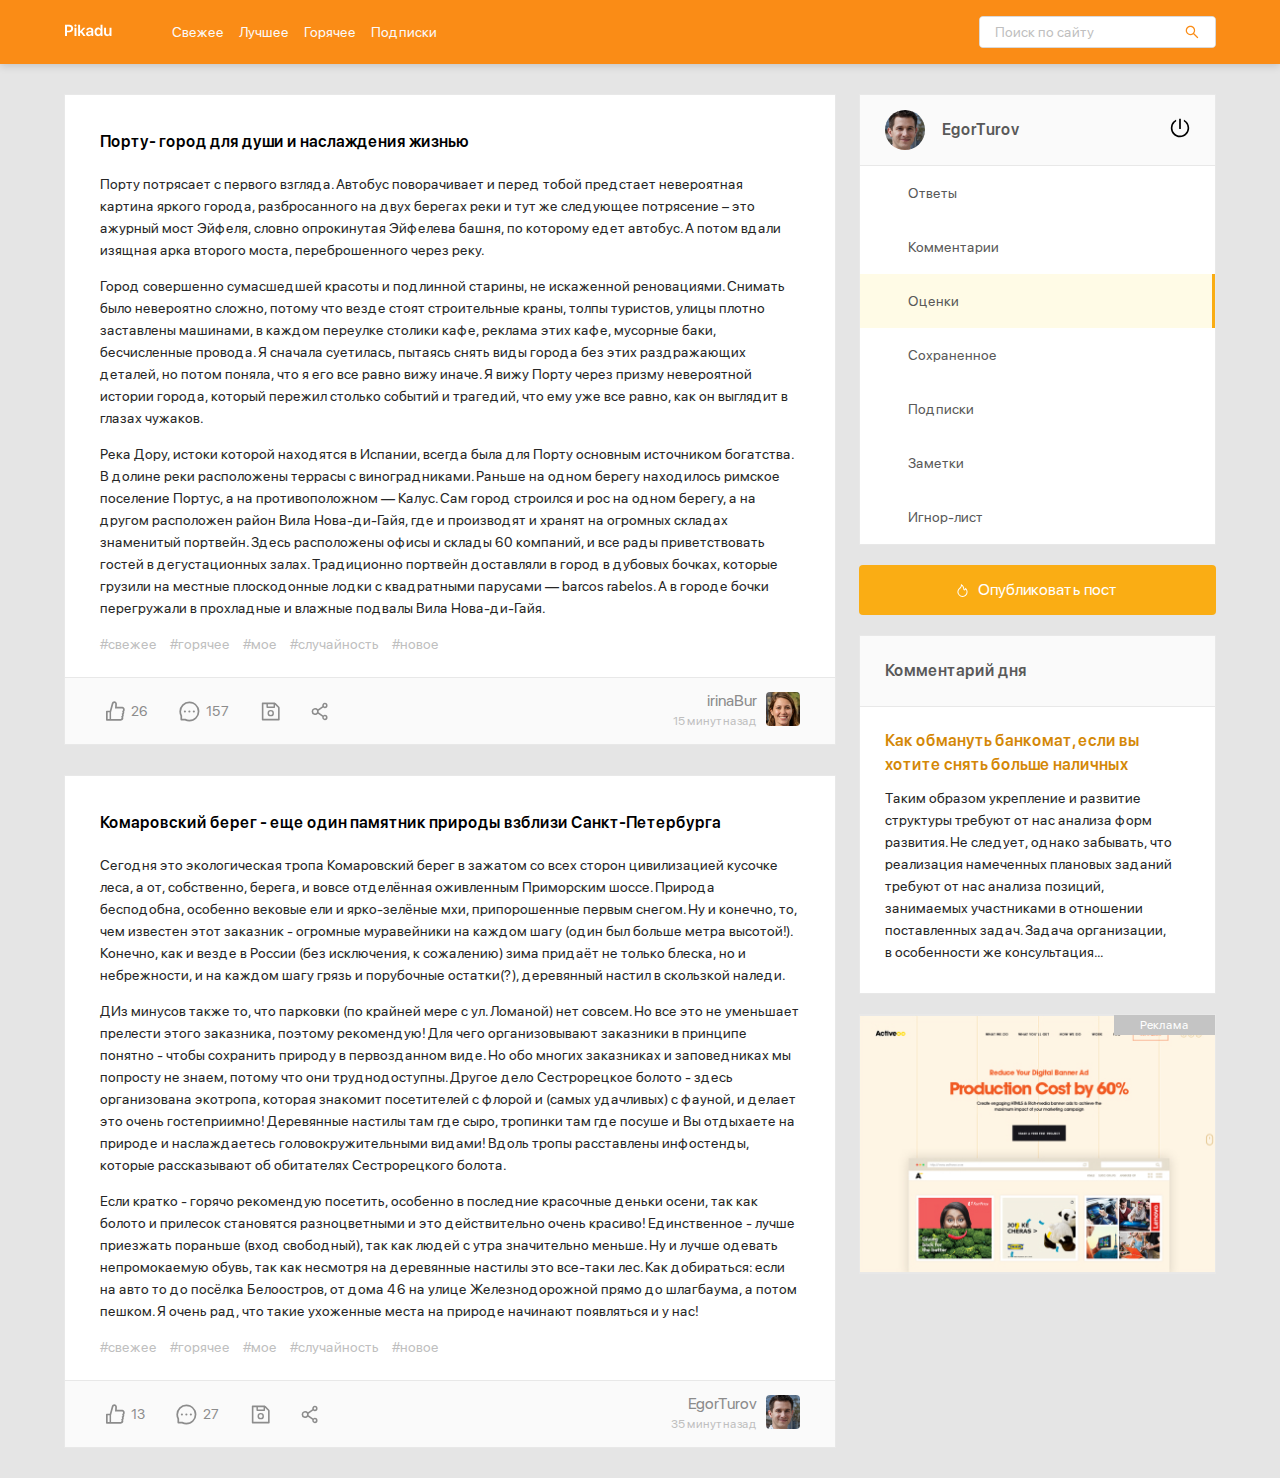
<file: index.html>
<!DOCTYPE html>
<html lang="ru">
<head>
    <meta charset="UTF-8">
    <meta name="viewport" content="width=device-width, initial-scale=1.0">
    <title>Pikadu - главная</title>
    <link rel="stylesheet" href="css/normalize.css">
    <link rel="stylesheet" href="css/style.css">
</head>
<body>
    <header class="header">
        <div class="header-wrapper">
            <a href="/" class="header-logo"><img class="header-logo-img" src="img/logo.svg" alt="logo: Pikadu"></a>
            <nav class="header-nav">
                <ul class="header-menu">
                    <li class="header-menu-item"><a href="#" class="header-menu-link">Свежее</a></li>
                    <li class="header-menu-item"><a href="#" class="header-menu-link">Лучшее</a></li>
                    <li class="header-menu-item"><a href="#" class="header-menu-link">Горячее</a></li>
                    <li class="header-menu-item"><a href="#" class="header-menu-link">Подписки</a></li>
                </ul>
            </nav>
            <!-- /.header-nav -->
            <div class="input-group search">
                <input type="search" class="search-input" placeholder="Поиск по сайту">
                <button class="search-button">
                    <img src="img/search.svg" alt="icon: search" class="search-icon">
                </button>
            </div>
            <!-- /.input-group -->
            <a href="#" class="menu-toggle" id="menu-toggle">
                <span></span>
                <span></span>
                <span></span>
            </a>
        </div>
        <!-- /.header-wrapper -->
    </header>

    <div class="content">
        <main class="posts">
            <section class="post">
                <div class="post-body">
                    <h2 class="post-title">Порту- город для души и наслаждения жизнью</h2>
                    <p class="post-text">Порту потрясает с первого взгляда. Автобус поворачивает и перед тобой предстает невероятная картина яркого города,
                         разбросанного на двух берегах реки и тут же следующее потрясение – это ажурный мост Эйфеля, словно опрокинутая Эйфелева башня,
                          по которому едет автобус. А потом вдали изящная арка второго моста, переброшенного через реку. 
                    </p>
                    <p class="post-text">Город совершенно сумасшедшей красоты и подлинной старины, не искаженной реновациями. 
                        Снимать было невероятно сложно, потому что везде стоят строительные краны, толпы туристов, улицы плотно заставлены машинами,
                         в каждом переулке столики кафе, реклама этих кафе, мусорные баки, бесчисленные провода. Я сначала суетилась, пытаясь снять 
                         виды города без этих раздражающих деталей, но потом поняла, что я его все равно вижу иначе. Я вижу Порту через призму невероятной
                         истории города, который пережил столько событий и трагедий, что ему уже все равно, как он выглядит в глазах чужаков. 
                    </p>
                    <p class="post-text">Река Дору, истоки которой находятся в Испании, всегда была для Порту основным источником богатства. 
                        В долине реки расположены террасы с виноградниками. Раньше на одном берегу находилось римское поселение Портус,
                         а на противоположном — Калус. Сам город строился и рос на одном берегу, а на другом расположен район Вила Нова-ди-Гайя,
                          где и производят и хранят на огромных складах знаменитый портвейн. Здесь расположены офисы и склады 60 компаний, 
                          и все рады приветствовать гостей в дегустационных залах. Традиционно портвейн доставляли в город в дубовых бочках, 
                          которые грузили на местные плоскодонные лодки с квадратными парусами — barcos rabelos. А в городе бочки перегружали в 
                          прохладные и влажные подвалы Вила Нова-ди-Гайя. 
                    </p>
                    <div class="tags">
                        <a href="#" class="tag">#свежее</a>
                        <a href="#" class="tag">#горячее</a>
                        <a href="#" class="tag">#мое</a>
                        <a href="#" class="tag">#случайность</a>
                        <a href="#" class="tag">#новое</a>
                    </div>
                        <!-- /.tags -->
                </div>
                <!-- /.post-body -->
                    <div class="post-footer">
                        <div class="post-buttons">
                            <button class="post-button likes">
                                <svg width="19" height="20" class="icon icon-like">
                                    <use xlink:href="img/icons.svg#Vector"></use>
                                </svg>
                                <span class="likes-counter">26</span>
                            </button>
                            <button class="post-button comments">
                                <svg width="21" height="21" class="icon icon-comment">
                                    <use xlink:href="img/icons.svg#comment"></use>
                                  </svg>
                                <span class="coments-counter">157</span>
                            </button>
                            <button class="post-button save">
                                <svg width="19" height="19" class="icon icon-save">
                                    <use xlink:href="img/icons.svg#save"></use>
                                  </svg>
                            </button>
                            <button class="post-button share">
                                <svg width="17" height="19" class="icon icon-share">
                                    <use xlink:href="img/icons.svg#share"></use>
                                  </svg>
                            </button>
                        </div>
                        <!-- /.post-buttons -->
                        <div class="post-author">
                            <div class="author-about">
                                <a href="#" class="author-username">irinaBur</a>
                                <span class="post-time">15 минут назад</span>
                            </div>
                            <a href="#" class="author-link"><img src="img/avatar.jpg" alt="" class="author-avatar"></a>
                        </div>
                        <!-- /.post-author -->
                    </div>
                    <!-- /.ppost-footer -->
            </section>
            <section class="post">
                <div class="post-body">
                    <h2 class="post-title">Комаровский берег - еще один памятник природы взблизи Санкт-Петербурга</h2>
                    <p class="post-text">Сегодня это экологическая тропа Комаровский берег в зажатом со всех сторон цивилизацией кусочке леса, 
                        а от, собственно, берега, и вовсе отделённая оживленным Приморским шоссе. Природа бесподобна, особенно вековые ели и 
                        ярко-зелёные мхи, припорошенные первым снегом.
                        Ну и конечно, то, чем известен этот заказник - огромные муравейники на каждом шагу (один был больше метра высотой!). 
                        Конечно, как и везде в России (без исключения, к сожалению) зима придаёт не только блеска, но и небрежности, и на каждом шагу 
                        грязь и порубочные остатки(?), деревянный настил в скользкой наледи.
                    </p>
                    <p class="post-text">ДИз минусов также то, что парковки (по крайней мере с ул. Ломаной) нет совсем. 
                        Но все это не уменьшает прелести этого заказника, поэтому рекомендую! Для чего организовывают заказники в принципе понятно - чтобы сохранить природу в первозданном виде.
                         Но обо многих заказниках и заповедниках мы попросту не знаем, потому что они труднодоступны.
                        Другое дело Сестрорецкое болото - здесь организована экотропа, которая знакомит посетителей с флорой и (самых удачливых) с фауной, и делает это очень гостеприимно!
                        Деревянные настилы там где сыро, тропинки там где посуше и Вы отдыхаете на природе и наслаждаетесь головокружительными видами!
                        Вдоль тропы расставлены инфостенды, которые рассказывают об обитателях Сестрорецкого болота.
                    </p>
                    <p class="post-text">Если кратко - горячо рекомендую посетить, особенно в последние красочные деньки осени, 
                        так как болото и прилесок становятся разноцветными и это действительно очень красиво! Единственное - лучше приезжать пораньше (вход свободный), так как людей с утра значительно меньше. 
                        Ну и лучше одевать непромокаемую обувь, так как несмотря на деревянные настилы это все-таки лес. Как добираться: если на авто то до посёлка Белоостров, от дома 46 на улице Железнодорожной прямо до шлагбаума, а потом пешком.
                        Я очень рад, что такие ухоженные места на природе начинают появляться и у нас!
                    </p>
                        <div class="tags">
                            <a href="#" class="tag">#свежее</a>
                            <a href="#" class="tag">#горячее</a>
                            <a href="#" class="tag">#мое</a>
                            <a href="#" class="tag">#случайность</a>
                            <a href="#" class="tag">#новое</a>
                        </div>
                        <!-- /.tags -->
                </div>
                <!-- /.post-body -->
                    <div class="post-footer">
                        <div class="post-buttons">
                            <button class="post-button likes">
                                <svg width="19" height="20" class="icon icon-like">
                                    <use xlink:href="img/icons.svg#Vector"></use>
                                </svg>
                                <span class="likes-counter">13</span>
                            </button>
                            <button class="post-button comments">
                                <svg width="21" height="21" class="icon icon-comment">
                                    <use xlink:href="img/icons.svg#comment"></use>
                                  </svg>
                                <span class="coments-counter">27</span>
                            </button>
                            <button class="post-button save">
                                <svg width="19" height="19" class="icon icon-save">
                                    <use xlink:href="img/icons.svg#save"></use>
                                  </svg>
                            </button>
                            <button class="post-button share">
                                <svg width="17" height="19" class="icon icon-share">
                                    <use xlink:href="img/icons.svg#share"></use>
                                  </svg>
                            </button>
                        </div>
                        <!-- /.post-buttons -->
                        <div class="post-author">
                            <div class="author-about">
                                <a href="#" class="author-username">EgorTurov</a>
                                <span class="post-time">35 минут назад</span>
                            </div>
                            <a href="#" class="author-link"><img src="img/avatar2.jpg" alt="" class="author-avatar"></a>
                        </div>
                        <!-- /.post-author -->
                    </div>
                    <!-- /.ppost-footer -->
            </section>
        </main>
        <!-- /.posts -->
        <aside class="sidebar">
            <div class="user">
                <a href="#" class="user-info">
                    <img width="40" height="40" src="img/avatar2.jpg" alt="photo: user" class="user-avatar">
                    <span class="user-name">EgorTurov</span>
                </a>
                <!-- /.user-info -->
                <a href="#" class="exit">
                    <svg class="icon icon-exit">
                        <use xlink:href="img/icons.svg#exit"></use>
                    </svg>
                </a>
                <!-- /.exit -->
            </div>
            <!-- /.user -->
            <nav class="sidebar-nav">
                <ul class="sidebar-menu">
                    <li class="sidebar-menu-item">
                        <a href="#" class="sidebar-menu-link ">Ответы</a>
                    </li>
                    <li class="sidebar-menu-item">
                        <a href="#" class="sidebar-menu-link">Комментарии</a>
                    </li>
                    <li class="sidebar-menu-item">
                        <a href="#" class="sidebar-menu-link active">Оценки</a>
                    </li>
                    <li class="sidebar-menu-item">
                        <a href="#" class="sidebar-menu-link">Сохраненное</a>
                    </li>
                    <li class="sidebar-menu-item">
                        <a href="#" class="sidebar-menu-link">Подписки</a>
                    </li>
                    <li class="sidebar-menu-item">
                        <a href="#" class="sidebar-menu-link">Заметки</a>
                    </li>
                    <li class="sidebar-menu-item">
                        <a href="#" class="sidebar-menu-link">Игнор-лист</a>
                    </li>
                </ul>
            </nav>
            <a href="new-post.html" class="button button-new-post">
                <svg class="icon icon-fire">
                    <use xlink:href="img/icons.svg#fire"></use>
                </svg>
                Опубликовать пост
            </a>
            <div class="card">
                <div class="card-header">
                    <h2 class="card-title">Комментарий дня</h2>
                </div>
                <!-- /.card-header -->
                <div class="card-body">
                    <a href="#" class="card-body-title">Как обмануть банкомат, если вы хотите снять больше наличных</a>
                    <p class="card-text">Таким образом укрепление и развитие структуры требуют от нас анализа форм развития. 
                        Не следует, однако забывать, что реализация намеченных плановых заданий требуют от нас анализа позиций, 
                        занимаемых участниками в отношении поставленных задач. Задача организации, в особенности же консультация...</p>
                </div>
                <!-- /.hard-body -->
            </div>
            <!-- /.card -->
            <a href="#" class="promo"></a>
        </aside>
        <!-- /.sidebar -->
    </div>
    <!-- /.content -->



    <script src="js/script.js"></script>
</body>
</html>
</file>
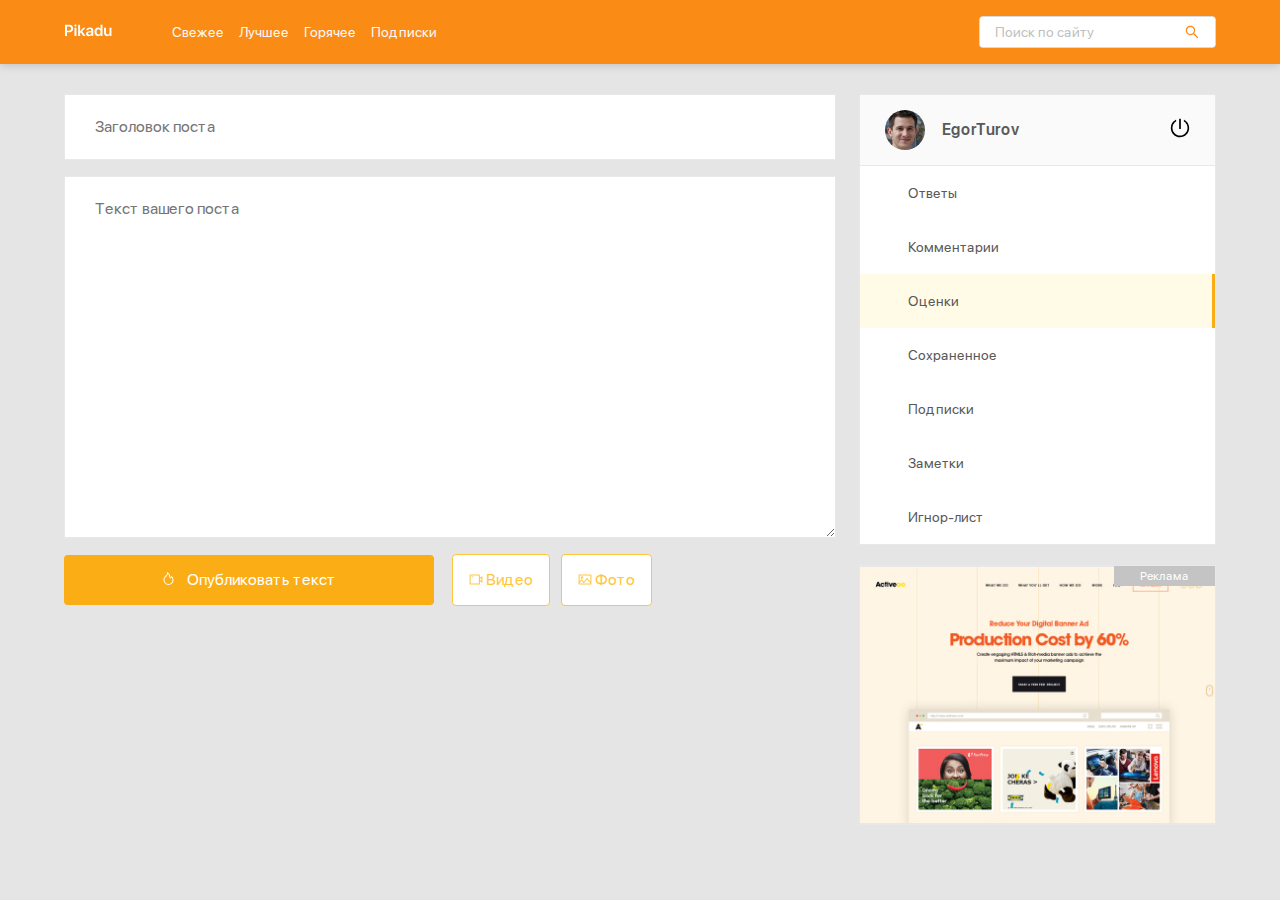
<file: new-post.html>
<!DOCTYPE html>
<html lang="ru">
<head>
    <meta charset="UTF-8">
    <meta name="viewport" content="width=device-width, initial-scale=1.0">
    <title>Pikadu - новый пост</title>
    <link rel="stylesheet" href="css/normalize.css">
    <link rel="stylesheet" href="css/style.css">
</head>
<body>
    <header class="header">
        <div class="header-wrapper">
            <a href="/" class="header-logo"><img class="header-logo-img" src="img/logo.svg" alt="logo: Pikadu"></a>
            <nav class="header-nav">
                <ul class="header-menu">
                    <li class="header-menu-item"><a href="#" class="header-menu-link">Свежее</a></li>
                    <li class="header-menu-item"><a href="#" class="header-menu-link">Лучшее</a></li>
                    <li class="header-menu-item"><a href="#" class="header-menu-link">Горячее</a></li>
                    <li class="header-menu-item"><a href="#" class="header-menu-link">Подписки</a></li>
                </ul>
            </nav>
            <!-- /.header-nav -->
            <div class="input-group search">
                <input type="search" class="search-input" placeholder="Поиск по сайту">
                <button class="search-button">
                    <img src="img/search.svg" alt="icon: search" class="search-icon">
                </button>
            </div>
            <!-- /.input-group -->
            <a href="#" class="menu-toggle" id="menu-toggle">
                <span></span>
                <span></span>
                <span></span>
            </a>
        </div>
        <!-- /.header-wrapper -->
    </header>

    <div class="content">
        <main class="posts">
            <form action="#" class="add-post">
                <input type="text" name="post-title" class="add-title" placeholder="Заголовок поста">
                <textarea name="post-text" id="text" class="add-text" placeholder="Текст вашего поста"></textarea>
                <div class="add-buttons">
                    <button type="submit" class="button add-button">
                        <svg class="icon icon-fire">
                            <use xlink:href="img/icons.svg#fire"></use>
                        </svg>
                        Опубликовать текст
                    </button>
                    <button class="button button-outline">
                        <svg class="icon icon-vido">
                            <use xlink:href="img/icons.svg#video"></use>
                          </svg>
                        Видео
                    </button>
                    <button class="button button-outline">
                        <svg class="icon icon-photo">
                            <use xlink:href="img/icons.svg#photo"></use>
                          </svg>
                        Фото
                    </button>
                </div>
            </form>
        </main>
        <!-- /.posts -->
        <aside class="sidebar">
            <div class="user">
                <a href="#" class="user-info">
                    <img width="40" height="40" src="img/avatar2.jpg" alt="photo: user" class="user-avatar">
                    <span class="user-name">EgorTurov</span>
                </a>
                <!-- /.user-info -->
                <a href="#" class="exit">
                    <svg class="icon icon-exit">
                        <use xlink:href="img/icons.svg#exit"></use>
                    </svg>
                </a>
                <!-- /.exit -->
            </div>
            <!-- /.user -->
            <nav class="sidebar-nav">
                <ul class="sidebar-menu">
                    <li class="sidebar-menu-item">
                        <a href="#" class="sidebar-menu-link ">Ответы</a>
                    </li>
                    <li class="sidebar-menu-item">
                        <a href="#" class="sidebar-menu-link">Комментарии</a>
                    </li>
                    <li class="sidebar-menu-item">
                        <a href="#" class="sidebar-menu-link active">Оценки</a>
                    </li>
                    <li class="sidebar-menu-item">
                        <a href="#" class="sidebar-menu-link">Сохраненное</a>
                    </li>
                    <li class="sidebar-menu-item">
                        <a href="#" class="sidebar-menu-link">Подписки</a>
                    </li>
                    <li class="sidebar-menu-item">
                        <a href="#" class="sidebar-menu-link">Заметки</a>
                    </li>
                    <li class="sidebar-menu-item">
                        <a href="#" class="sidebar-menu-link">Игнор-лист</a>
                    </li>
                </ul>
            </nav>
            <a href="#" class="promo"></a>
        </aside>
        <!-- /.sidebar -->
    </div>
    <!-- /.content -->



    <script src="js/script.js"></script>
</body>
</html>
</file>
<file: css/style.css>
@font-face {
    font-family: "SFProDisplay-Regular";
    src: local("SFProDisplay-Regular"),
        url("../fonts/SFProDisplay-Regular.woff") format("woff"),
        url("../fonts/SFProDisplay-Regular.woff2") format("woff2");
    font-weight: normal;
  }
  @font-face {
    font-family: "SFProDisplay-Semibold";
    src: local("SFProDisplay-Semibold"),
        url("../fonts/SFProDisplay-Semibold.woff") format("woff"),
        url("../fonts/SFProDisplay-Semibold.woff2") format("woff2");
    font-weight: bold;
  }
* {
    box-sizing: border-box;
}
body {
    font-family: 'SFProDisplay-Regular', sans-serif;
    background-color: #e5e5e5;
}
.header {
    background: #FA8C16;
    padding-top: 16px;
    padding-bottom: 16px;
    box-shadow: 0px 2px 8px rgba(0, 0, 0, 0.15);
    margin-bottom: 30px;
}
/* ----------------------------header----------------------------  */
.header-wrapper {
    max-width: 1200px;
    width: 90%;
    margin: auto;
    display: flex;
    justify-content: space-between;
    align-items: center;
}
.header-nav {
    margin-left: 60px;
    margin-right: auto;
}
.header-menu {
    display: flex;
    list-style: none;
    padding: 0;
    margin: 0;
}
.header-menu-link {
    text-decoration: none;
    color: #fafafa;
    margin-right: 15px;
    font-size: 14px;
    line-height: 22px;
}
.input-group {
    max-width: 237px;
    width: 60%;
    height: 32px;
    position: relative;
    background: #ffffff;
    border-radius: 4px;
    overflow: hidden;
    border: 1px solid #d9d9d9;
}
.search-input {
    width: 80%;
    height: 100%;
    border: none;
    font-size: 14px;
    line-height: 22px;
    padding-left: 15px;
}
.search-button {
    height: 100%;
    width: 20%;
    border: none;
    background-color: #fff;
    position: absolute;
    right: 0;
    top: 0;
    cursor: pointer;
    display: flex;
    align-items: center;
    justify-content: center;
}
.search-input::-moz-placeholder {color: #BFBFBF; }
.search-input::-webkit-input-placeholder { color: #BFBFBF; }
.search-input:-ms-input-placeholder { color: #BFBFBF; }
.search-input::-ms-input-placeholder { color: #BFBFBF; }
.search-input::placeholder { color: #BFBFBF; } 
 /* ----------------------------/.header----------------------------  */
.menu-toggle {
    display: none;
}

  /* ----------------------------posts----------------------------  */

.content {
    max-width: 1200px;
    width: 90%;
    margin: auto;
    display: flex;
    align-items: flex-start;
    justify-content: space-between;
}
.posts {
    width: 67%;
}
.post {
    background-color: #fff;
    border: 1px solid #e8e8e8;
    margin-bottom: 30px;
}
.post-body {
    padding-top: 35px;
    padding-left: 35px;
    padding-right: 35px;
    padding-bottom: 0;
}
.post-title {
    font-family: 'SFProDisplay-Semibold', sans-serif;
    margin-top: 0;
    margin-bottom: 19px;
    font-size: 16px;
    line-height: 24px;
    font-weight: 600;
}
.post-text {
    color: #262626;
    font-size: 14px;
    line-height: 22px;
}
.tags {
    margin-bottom: 22px;
}
.tag {
    color: #bfbfbf;
    font-size: 14px;
    line-height: 22px;
    margin-right: 10px;
    text-decoration: none;
}
.post-footer {
    border-top: 1px solid #e8e8e8;
    background-color: #fafafa;
    display: flex;
    justify-content: space-between;
    padding-left: 35px;
    padding-right: 35px;
    padding-top: 13px;
    padding-bottom: 13px;
}
.post-buttons {
    display: flex;
    align-items: center;
}
.post-button .icon {
    fill: #8c8c8c;
}
.icon-like, .icon-comment { 
    margin-right: 6px;
}
.post-button {
    background-color: transparent;
    border: none;
    color: #8c8c8c;
    display: flex;
    align-items: center;
    font-size: 14px;
    height: 22px;
    margin-right: 19px;
    cursor: pointer;
}
.post-author {
    display: flex;
    align-items: center;
    text-align: right;
}
.author-avatar {
    width: 34px;
    height: 34px;
    margin-left: 9px;
    border-radius: 4px;
}
.author-username {
    display: block;
    color: #8c8c8c;
    font-style: 12px;
    line-height: 20px;
    text-decoration: none;
}
.post-time {
    color: #bfbfbf;
    font-size: 12px;
    line-height: 20px;
}
/* ----------------------------/.posts----------------------------  */

/* ----------------------------sidebar----------------------------  */
.sidebar {
    width: 31%;
}
.user {
    background-color: #fafafa;
    border: 1px solid #e8e8e8;
    padding: 15px 25px;
    display: flex;
    align-items: center;
    justify-content: space-between;
}
.user-info {
    display: flex;
    align-items: center;
    text-decoration: none;
}
.user-avatar {
    border-radius: 50%;
    margin-right: 17px;
}
.user-name {
    font-family: 'SFProDisplay-Semibold', sans-serif;
    font-size: 16px;
    line-height: 24px;
    color: #595959;
}
.icon-exit {
    width: 20px;
    height: 20px;
    fill: #000;
}
.sidebar-nav {
    background-color: #ffffff;
}
.sidebar-menu {
    margin: 0;
    border: 1px solid #e8e8e8;
    border-top: none;
    list-style-type: none;
    padding: 0;
}
.sidebar-menu-link {
    text-decoration: none;
    font-size: 14px;
    line-height: 22px;
    color: #595959;
    padding: 16px 48px;
    display: inline-block;
    width: 100%;
    background-color: #fff;
}
.sidebar-menu-link:hover {
    background-color: #FFFBE6;
}
.sidebar-menu-link.active {
    background-color: #FFFBE6;
    border-right: 3px solid #faad14;
}
/* ----------------------------button----------------------------  */
.button {
    background: #faad14;
    border-radius: 4px;
    border: none;
    text-decoration: none;
    color: #ffffff;
    font-weight: normal;
    font-size: 16px;
    line-height: 24px;
    padding: 13px;
    cursor: pointer;
}
.button-outline {
    background: #ffffff;
    border: 1px solid #ffc53d;
    border-radius: 4px;
    color: #ffc53d;
    padding-left: 16px;
    padding-right: 16px;
    cursor: pointer;
}
.button-outline .icon {
    width: 14px;
    height: 11px;
    fill: #ffc53d;
}
.button-new-post {
    display: flex;
    align-items: center;
    justify-content: center;
    width: 100%;
    margin-top: 20px;
}
.icon-fire {
    fill: #fff;
    width: 11px;
    height: 13px;
    margin-right: 10px;
}
/* ----------------------------button----------------------------  */

/* ----------------------------card----------------------------  */
.card {
    background: #ffffff;
    border: 1px solid #e8e8e8;
    margin-top: 20px;
}
.card-header {
    background: #fafafa;
    border-bottom: 1px solid #e8e8e8;
    padding: 23px 25px;
}
.card-title {
    margin: 0;
    font-family: 'SFProDisplay-Semibold', sans-serif;
    font-size: 16px;
    line-height: 24px;
    color: #595959;
}
.card-body {
    padding: 22px 40px 20px 25px;
}
.card-body-title {
    text-decoration: none;
    margin: 0 0 10px;
    font-family: 'SFProDisplay-Semibold', sans-serif;
    font-size: 16px;
    line-height: 24px;
    color: #d48806;
}
.card-text {
    font-size: 14px;
    line-height: 22px;
    color: #262626;
    margin: 10px 0;
}
/* ----------------------------/.card----------------------------  */

/* ----------------------------promo----------------------------  */
.promo {
    display: block;
    background: #ffffff url(../img/promo.jpg) no-repeat center center / cover;
    width: 100%;
    height: 260px;
    border: 1px solid #e8e8e8;
    margin-top: 20px;
    position: relative;
    
}
.promo::before {
    content: 'Реклама';
    position: absolute;
    right: 0;
    top: 0;
    background: #c4c4c4;
    padding-left: 26px;
    padding-right: 26px;
    font-size: 12px;
    line-height: 20px;
    text-align: center;
    color: #ffffff;
}
/* ----------------------------/.promo----------------------------  */

/* ----------------------------/.sidebar----------------------------  */


/* ----------------------------new-post----------------------------  */
.add-post {
    display: flex;
    flex-direction: column;
}

.add-title, .add-text {
    background: #ffffff;
    border: 1px solid #e8e8e8;
    padding: 23px 30px;
    margin-bottom: 16px;
}
.add-text {
    min-height: 362px;    
}
.add-button {
    width: 100%;
    max-width: 370px;
    margin-right: 2%;
}
.add-post .button-outline {
    margin-right: 1%;
}

/* ----------------------------/.new-post----------------------------  */

@media (max-width: 990px) {
    .menu-toggle {
        display: flex;
        flex-direction: column;
        justify-content: space-between;
        width: 30px;
        height: 30px;
        margin-left: 12px;
    }
    .menu-toggle span {
        height: 2px;
        width: 100%;
        background-color: #ffffff;
    }
    .header {
        position: fixed;
        z-index: 100;
        left: 0;
        right: 0;
        top: 0;
        width: 100%;
    }
    .content {
        margin-top: 94px;
        margin-bottom: 40px;
    }
    .sidebar {
        position: fixed;
        z-index: 101;
        top: 64px;
        right: 0;
        bottom: 0;
        height: calc(100% - 64px);
        max-width: 320px;
        width: 100%;
        background-color: #ffffff;
        padding: 30px;
        box-shadow: 1px 1px 10px rgba(0, 0, 0, 0.15);
        transform: translateX(100%);
        transition: transform 0.2s;
        overflow-y: auto;
    }
    .sidebar.visible {
        transform: translateX(0);
    }
    .posts {
        width: 100%;
    }
    .header-nav {
        display: none;
    }
    .header-menu {
        width: 90%;
        margin: auto;
    }
}
@media (max-width: 676px) {
    .add-buttons {
        display: flex;
        flex-direction: column;
    }
    .add-button {
        width: 100%;
        max-width: 100%;
    }
    .add-post .button-outline {
        margin-right: 0;
        margin-top: 10px;
    }
}
@media (max-width: 576px) {
    .post-footer {
        flex-direction: column;
    }
    .post-author {
        margin-top: 15px;
    }
    .author-about {
        margin-left: 10px;
        margin-right: 0p;
    }
    .author-about {
        order: 2;
        text-align: left;
    }
    
    .add-button {
        width: 100%;
    }
}
</file>
